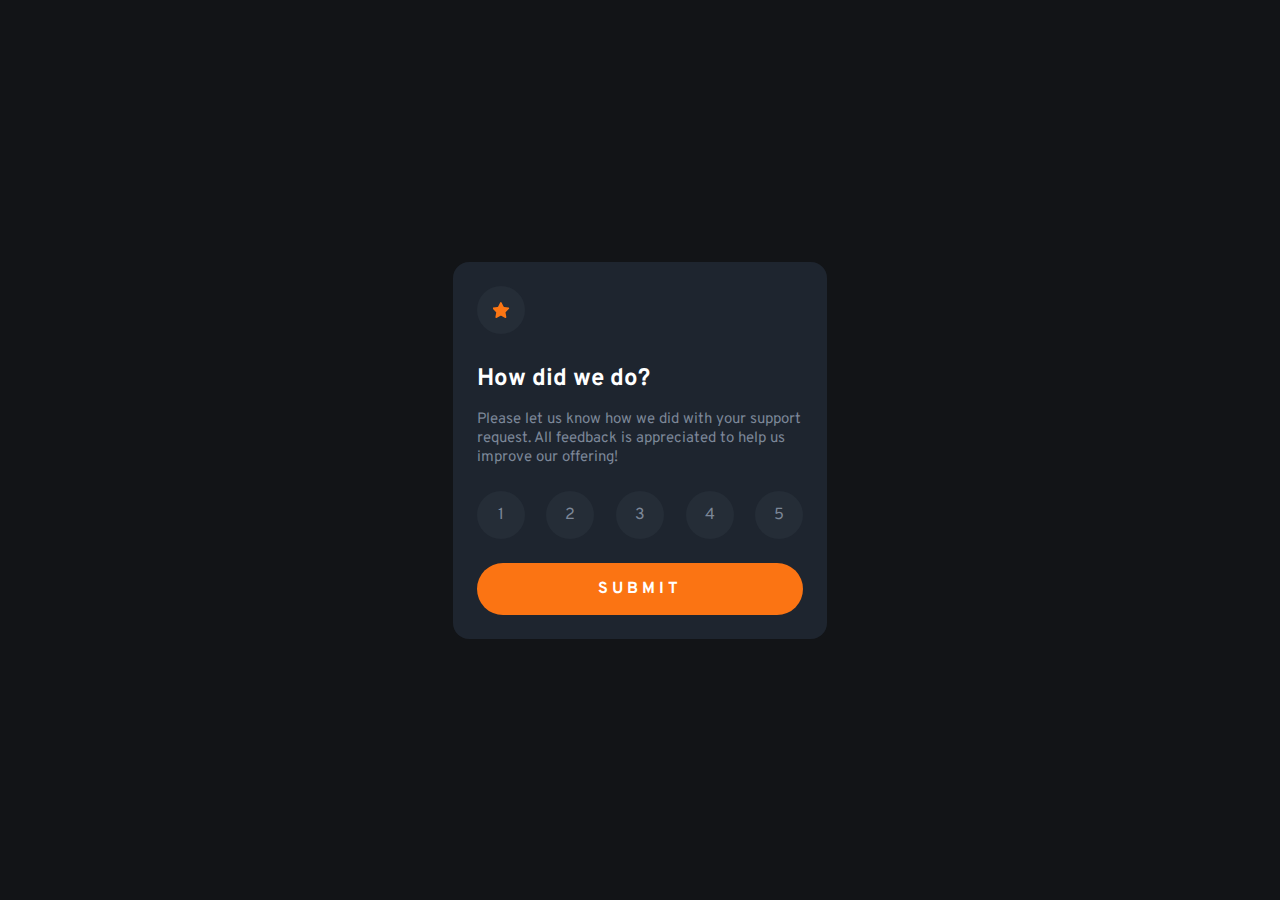
<file: 01 - Interactive Rating Component Main/index.html>
<!DOCTYPE html>
<html lang="en">
	<head>
		<meta charset="UTF-8" />
		<meta name="viewport" content="width=device-width, initial-scale=1.0" />
		<!-- displays site properly based on user's device -->

		<link
			rel="icon"
			type="image/png"
			sizes="32x32"
			href="./images/favicon-32x32.png"
		/>
		<link rel="stylesheet" href="style.css" />
		<title>Frontend Mentor | Interactive rating component</title>
	</head>
	<body>
		<div class="box" id="question">
			<div class="container">
				<button class="icon">
					<img src="images/icon-star.svg" alt="#" />
				</button>

				<div class="text">
					<h2 class="title">How did we do?</h2>
					<p class="subtitle">
						Please let us know how we did with your support request. All
						feedback is appreciated to help us improve our offering!
					</p>
				</div>
				<div class="numbers">
					<a href="#" class="number">1</a>
					<a href="#" class="number">2</a>
					<a href="#" class="number">3</a>
					<a href="#" class="number">4</a>
					<a href="#" class="number">5</a>
				</div>

				<a href="#" class="btn">Submit</a>
			</div>
		</div>
		<div class="box result" id="results">
			<div class="container">
				<img class="img-2" src="images/illustration-thank-you.svg" alt="#" />
				<div class="score">You selected <span id="star"></span> out of 5</div>
				<div class="text">
					<h2 class="title">Thank you</h2>
					<p class="subtitle">
						We appreciate you taking the time to give a rating. If you ever need
						more support, don’t hesitate to get in touch!
					</p>
				</div>
			</div>
		</div>
		<script src="script.js"></script>
	</body>
</html>
</file>
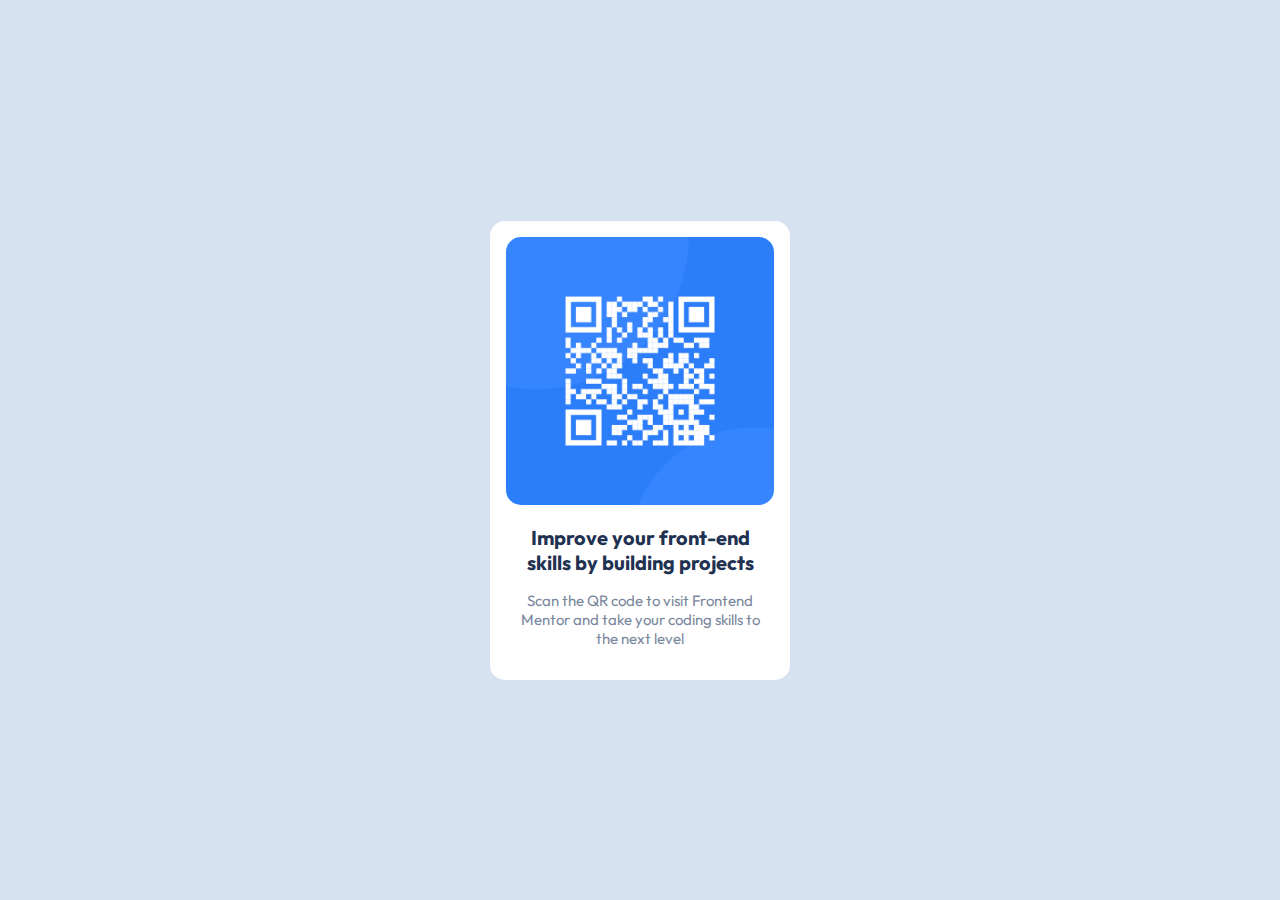
<file: 02 - QR Code Component Main/index.html>
<!DOCTYPE html>
<html lang="en">
	<head>
		<meta charset="UTF-8" />
		<meta name="viewport" content="width=device-width, initial-scale=1.0" />
		<!-- displays site properly based on user's device -->

		<link
			rel="icon"
			type="image/png"
			sizes="32x32"
			href="./images/favicon-32x32.png"
		/>
		<link rel="stylesheet" href="style.css" />
		<title>Frontend Mentor | QR code component</title>
	</head>
	<body>
		<div class="container">
			<img src="images/image-qr-code.png" alt="" />
			<div class="text">
				<h3 class="title">
					Improve your front-end skills by building projects
				</h3>
				<div class="subtitle">
					Scan the QR code to visit Frontend Mentor and take your coding skills
					to the next level
				</div>
			</div>
		</div>
	</body>
</html>
</file>
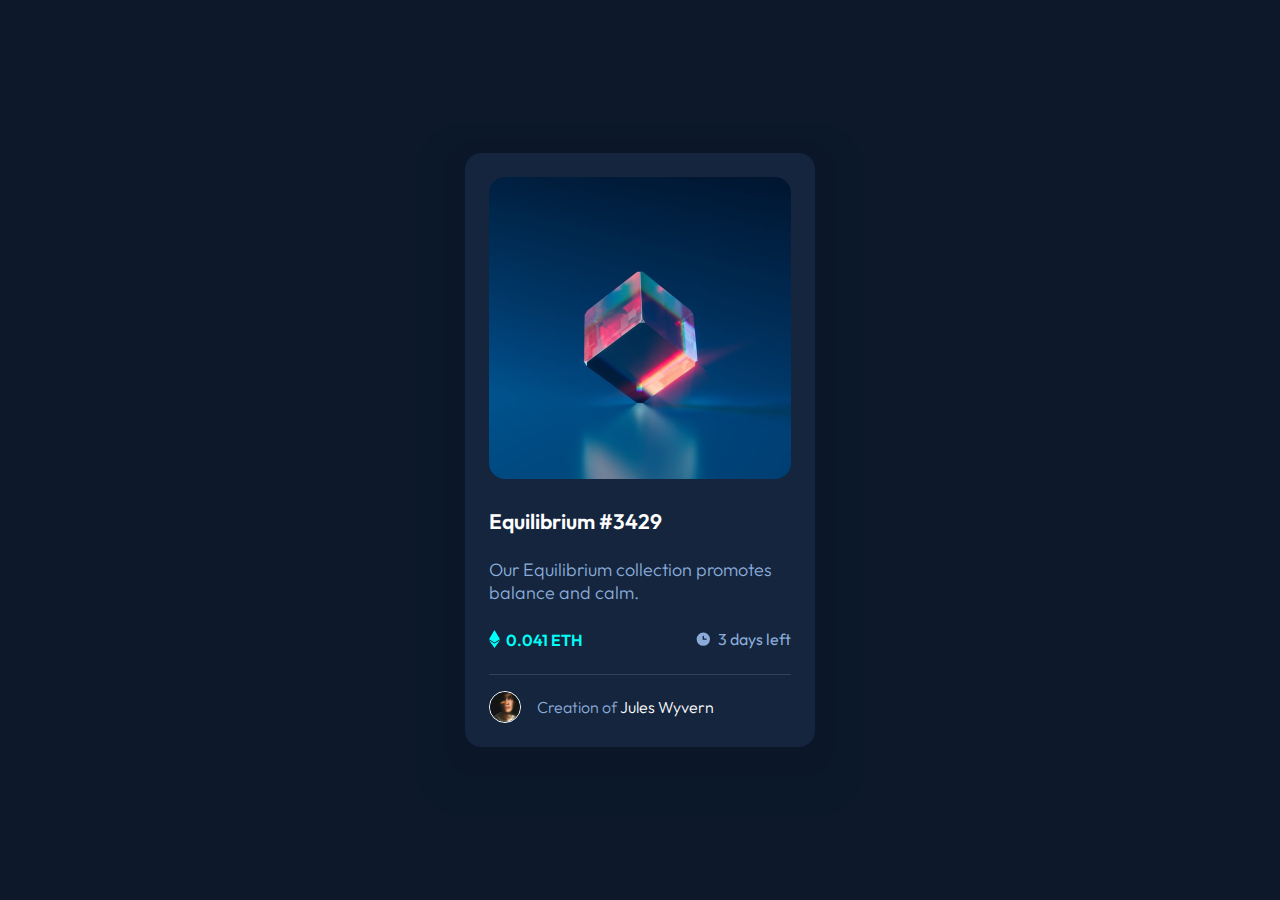
<file: 03 - NFT Preview Card/index.html>
<!DOCTYPE html>
<html lang="en">
	<head>
		<meta charset="UTF-8" />
		<meta name="viewport" content="width=device-width, initial-scale=1.0" />
		<!-- displays site properly based on user's device -->

		<link
			rel="icon"
			type="image/png"
			sizes="32x32"
			href="./images/favicon-32x32.png"
		/>
		<link rel="stylesheet" href="style.css" />
		<title>Frontend Mentor | NFT preview card component</title>
	</head>
	<body>
		<div class="container">
			<div class="pics">
				<img src="images/image-equilibrium.jpg" alt="ethereum" class="pic1" />
				<div class="wrapper">
					<img src="images/icon-view.svg" alt="" class="pic2" />
				</div>
			</div>
			<div class="main">
				<h3 class="title">Equilibrium #3429</h3>
				<p class="subtitle">
					Our Equilibrium collection promotes balance and calm.
				</p>
				<div class="info">
					<div class="value">
						<img src="images/icon-ethereum.svg" alt="ethereum" />
						0.041 ETH
					</div>
					<div class="time">
						<img src="images/icon-clock.svg" alt="clock" />
						3 days left
					</div>
				</div>
			</div>
			<div class="footer">
				<img src="images/image-avatar.png" alt="avatar" />
				<p>Creation of <span>Jules Wyvern</span></p>
			</div>
		</div>
	</body>
</html>
</file>
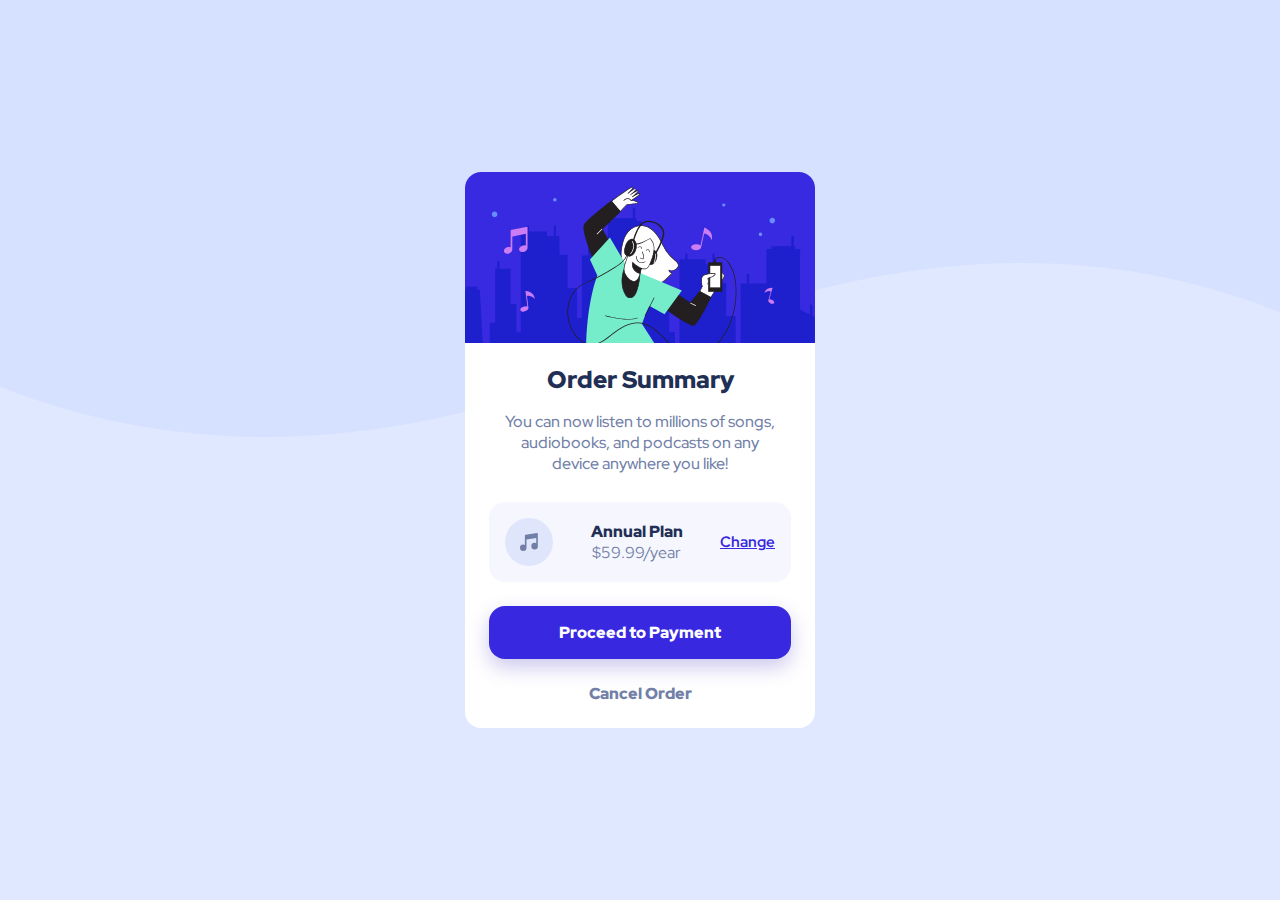
<file: 04 - Order Summary/index.html>
<!DOCTYPE html>
<html lang="en">
	<head>
		<meta charset="UTF-8" />
		<meta name="viewport" content="width=device-width, initial-scale=1.0" />
		<!-- displays site properly based on user's device -->

		<link
			rel="icon"
			type="image/png"
			sizes="32x32"
			href="./images/favicon-32x32.png"
		/>
		<link rel="stylesheet" href="style.css" />
		<title>Frontend Mentor | Order summary card</title>
	</head>
	<body>
		<!-- <img src="images/pattern-background-mobile.svg" alt="background" /> -->
		<div class="container">
			<img src="images/illustration-hero.svg" alt="hero" />
			<div class="main">
				<div class="text">
					<h3 class="title">Order Summary</h3>
					<p class="subtitle">
						You can now listen to millions of songs, audiobooks, and podcasts on
						any device anywhere you like!
					</p>
				</div>
				<div class="plan">
					<img src="images/icon-music.svg" alt="" />
					<div class="annual-plan">
						<span class="plan-plan">Annual Plan</span>
						<span class="price">$59.99/year</span>
					</div>
					<a href="#" class="change">Change</a>
				</div>
				<a href="#" class="btn">Proceed to Payment</a>
				<a href="#" class="cancel">Cancel Order</a>
			</div>
		</div>
	</body>
</html>
</file>
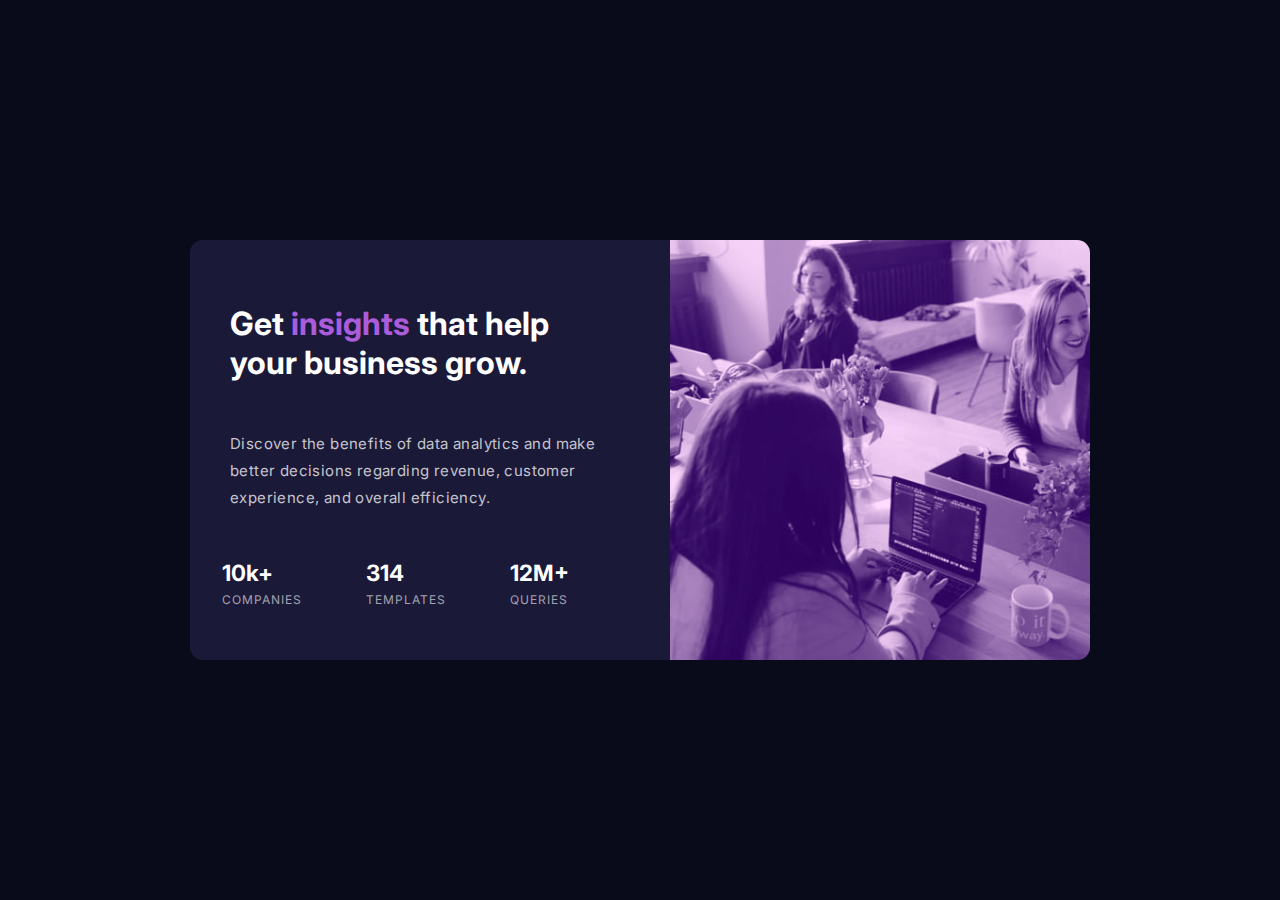
<file: 05 - Stats Preview Card/index.html>
<!DOCTYPE html>
<html lang="en">
	<head>
		<meta charset="UTF-8" />
		<meta name="viewport" content="width=device-width, initial-scale=1.0" />
		<!-- displays site properly based on user's device -->

		<link
			rel="icon"
			type="image/png"
			sizes="32x32"
			href="./images/favicon-32x32.png"
		/>
		<link rel="stylesheet" href="style.css" />
		<title>Frontend Mentor | Stats preview card component</title>
	</head>
	<body>
		<div class="container">
			<div class="img-wrapper"></div>

			<div class="main">
				<div class="text">
					<h2 class="title">
						Get <span>insights</span> that help your business grow.
					</h2>
					<p class="subtitle">
						Discover the benefits of data analytics and make better decisions
						regarding revenue, customer experience, and overall efficiency.
					</p>
				</div>
				<div class="info">
					<div class="number">
						<h2>10k+</h2>
						<p>companies</p>
					</div>
					<div class="number">
						<h2>314</h2>
						<p>templates</p>
					</div>
					<div class="number">
						<h2>12M+</h2>
						<p>queries</p>
					</div>
				</div>
			</div>
		</div>
	</body>
</html>
</file>
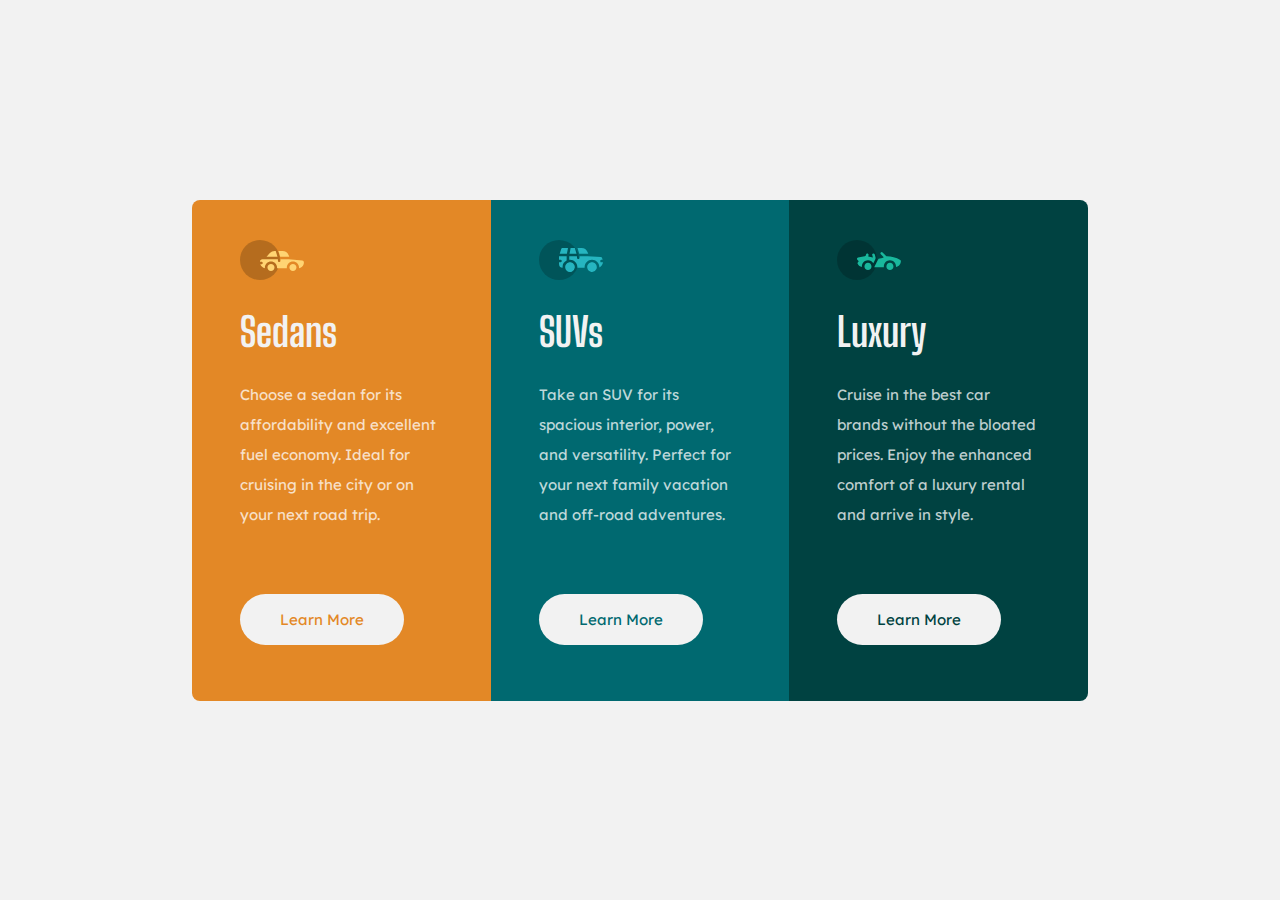
<file: 06 - 3 Column Preview Card/index.html>
<!DOCTYPE html>
<html lang="en">
	<head>
		<meta charset="UTF-8" />
		<meta name="viewport" content="width=device-width, initial-scale=1.0" />
		<!-- displays site properly based on user's device -->

		<link
			rel="icon"
			type="image/png"
			sizes="32x32"
			href="./images/favicon-32x32.png"
		/>
		<link rel="stylesheet" href="style.css" />
		<title>Frontend Mentor | 3-column preview card component</title>
	</head>
	<body>
		<div class="container">
			<div class="card card-1">
				<div class="icon">
					<img src="images/icon-sedans.svg" alt="Sedans" />
				</div>
				<div class="text">
					<h2 class="title">Sedans</h2>
					<p class="subtitle">
						Choose a sedan for its affordability and excellent fuel economy.
						Ideal for cruising in the city or on your next road trip.
					</p>
				</div>
				<a class="btn" href="#">Learn More</a>
			</div>
			<div class="card card-2">
				<div class="icon">
					<img src="images/icon-suvs.svg" alt="Suvs" />
				</div>
				<div class="text">
					<h2 class="title">SUVs</h2>
					<p class="subtitle">
						Take an SUV for its spacious interior, power, and versatility.
						Perfect for your next family vacation and off-road adventures.
					</p>
				</div>
				<a class="btn" href="#">Learn More</a>
			</div>
			<div class="card card-3">
				<div class="icon">
					<img src="images/icon-luxury.svg" alt="Luxury" />
				</div>
				<div class="text">
					<h2 class="title">Luxury</h2>
					<p class="subtitle">
						Cruise in the best car brands without the bloated prices. Enjoy the
						enhanced comfort of a luxury rental and arrive in style.
					</p>
				</div>
				<a class="btn" href="#">Learn More</a>
			</div>
		</div>
	</body>
</html>
</file>
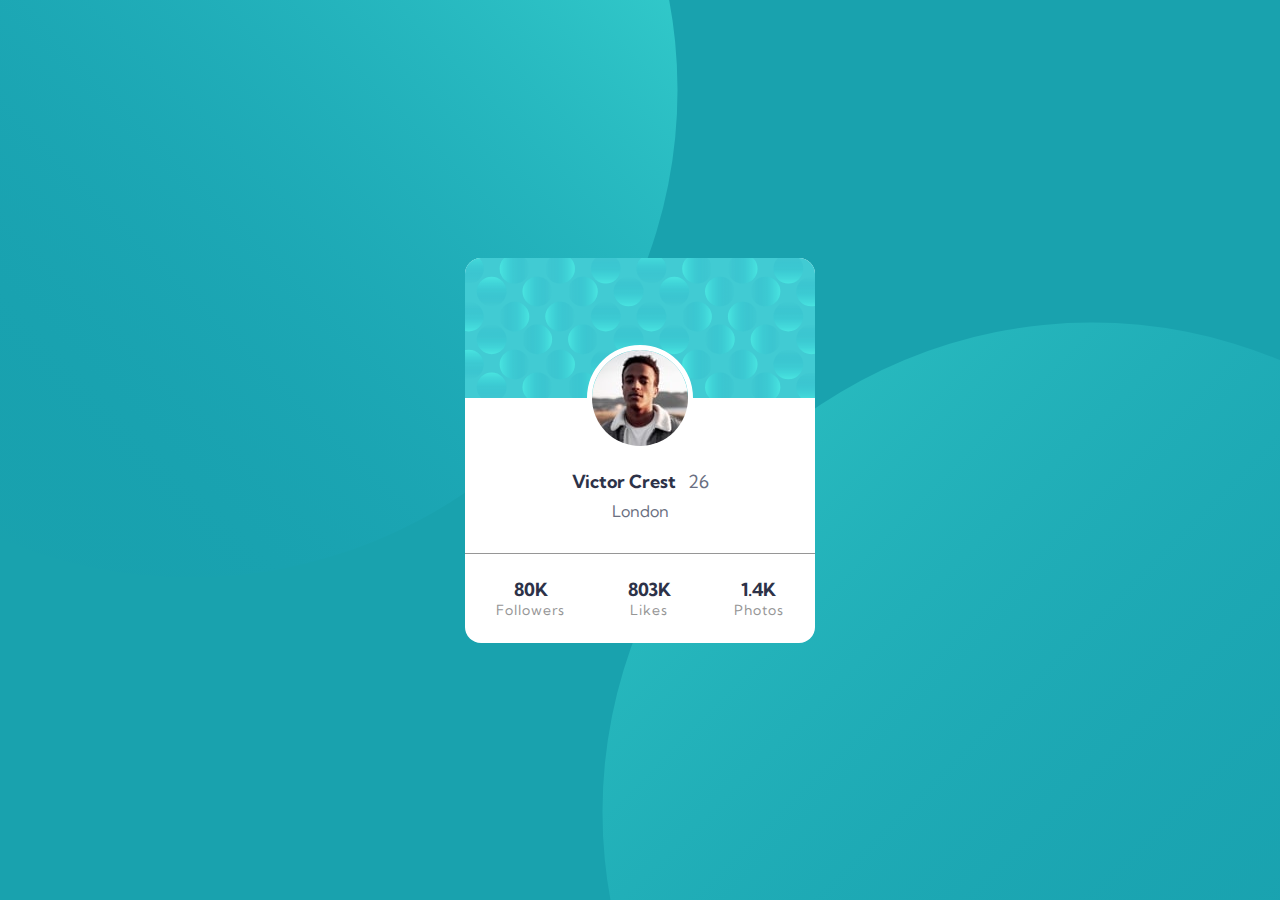
<file: 07 - Profile Card/index.html>
<!DOCTYPE html>
<html lang="en">
	<head>
		<meta charset="UTF-8" />
		<meta name="viewport" content="width=device-width, initial-scale=1.0" />
		<!-- displays site properly based on user's device -->

		<link
			rel="icon"
			type="image/png"
			sizes="32x32"
			href="./images/favicon-32x32.png"
		/>
		<link rel="stylesheet" href="style.css" />
		<title>Frontend Mentor | Profile card component</title>
	</head>
	<body>
		<!-- <img src="images/bg-pattern-top.svg" alt="" class="bg-top" />
		<img src="images/bg-pattern-bottom.svg" alt="" class="bg-bottom" /> -->
		<div class="card">
			<div class="hero">
				<img
					src="images/bg-pattern-card.svg"
					alt="Card pattern"
					class="pattern"
				/>
				<img src="images/image-victor.jpg" alt="Image Viktor" class="icon" />
			</div>
			<div class="main">
				<div class="name">Victor Crest</div>
				<span>26</span>
				<div class="city">London</div>
			</div>
			<div class="footer">
				<div class="info">
					<div class="number">80K</div>
					<div class="subtitle">Followers</div>
				</div>
				<div class="info">
					<div class="number">803K</div>
					<div class="subtitle">Likes</div>
				</div>
				<div class="info">
					<div class="number">1.4K</div>
					<div class="subtitle">Photos</div>
				</div>
			</div>
		</div>
	</body>
</html>
</file>
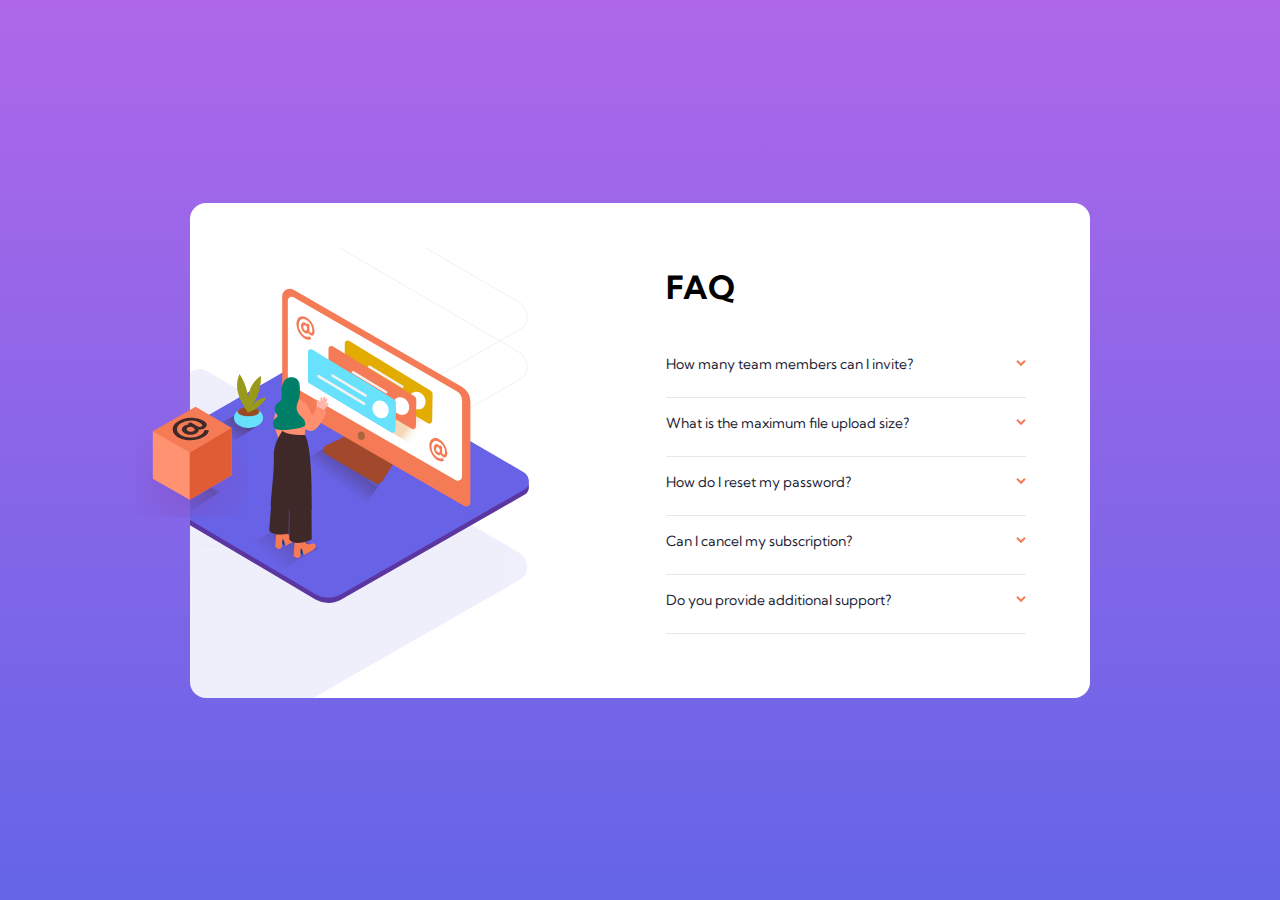
<file: 08 - Faq Accordion/index.html>
<!DOCTYPE html>
<html lang="en">
	<head>
		<meta charset="UTF-8" />
		<meta name="viewport" content="width=device-width, initial-scale=1.0" />
		<!-- displays site properly based on user's device -->

		<link
			rel="icon"
			type="image/png"
			sizes="32x32"
			href="./images/favicon-32x32.png"
		/>
		<link rel="stylesheet" href="style.css" />
		<title>Frontend Mentor | FAQ Accordion Card</title>
	</head>
	<body>
		<div class="container">
			<div class="card">
				<div class="img-box">
					<div class="box-box"></div>
				</div>

				<div class="accordion">
					<h1>FAQ</h1>
					<div class="accordion-item">
						<div class="accordion-title">
							<p>How many team members can I invite?</p>
							<img src="images/icon-arrow-down.svg" alt="" class="arrow" />
						</div>
						<div class="accordion-subtitle">
							You can invite up to 2 additional users on the Free plan. There is
							no limit on team members for the Premium plan.
						</div>
					</div>
					<div class="accordion-item">
						<div class="accordion-title">
							<p>What is the maximum file upload size?</p>
							<img src="images/icon-arrow-down.svg" alt="" class="arrow" />
						</div>
						<div class="accordion-subtitle">
							No more than 2GB. All files in your account must fit your allotted
							storage space.
						</div>
					</div>
					<div class="accordion-item">
						<div class="accordion-title">
							<p>How do I reset my password?</p>
							<img src="images/icon-arrow-down.svg" alt="" class="arrow" />
						</div>
						<div class="accordion-subtitle">
							Click “Forgot password” from the login page or “Change password”
							from your profile page. A reset link will be emailed to you.
						</div>
					</div>
					<div class="accordion-item">
						<div class="accordion-title">
							<p>Can I cancel my subscription?</p>
							<img src="images/icon-arrow-down.svg" class="arrow" alt="" />
						</div>
						<div class="accordion-subtitle">
							Yes! Send us a message and we’ll process your request no questions
							asked.
						</div>
					</div>
					<div class="accordion-item">
						<div class="accordion-title">
							<p>Do you provide additional support?</p>
							<img src="images/icon-arrow-down.svg" class="arrow" alt="" />
						</div>
						<div class="accordion-subtitle">
							Chat and email support is available 24/7. Phone lines are open
							during normal business hours..
						</div>
					</div>
				</div>
			</div>
		</div>

		<script src="app.js"></script>
	</body>
</html>
</file>
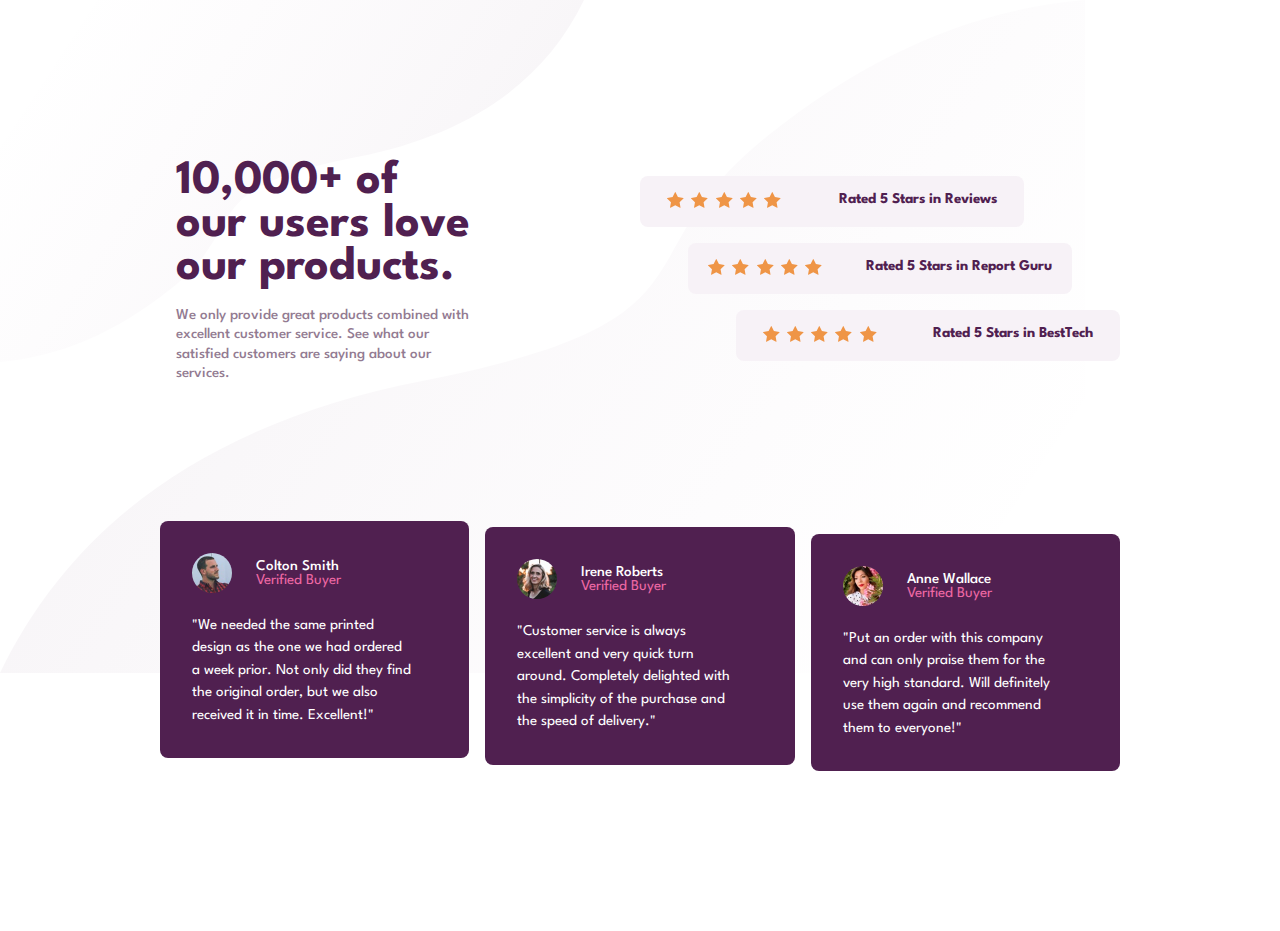
<file: 09 - Social Proof Section Master/index.html>
<!DOCTYPE html>
<html lang="en">
	<head>
		<meta charset="UTF-8" />
		<meta name="viewport" content="width=device-width, initial-scale=1.0" />
		<!-- displays site properly based on user's device -->

		<link
			rel="icon"
			type="image/png"
			sizes="32x32"
			href="./images/favicon-32x32.png"
		/>
		<link rel="stylesheet" href="style.css" />
		<title>Frontend Mentor | Social proof section</title>
	</head>
	<body>
		<div class="container">
			<div class="hero">
				<h1 class="hero--title">10,000+ of our users love our products.</h1>
				<p class="hero--subtitle">
					We only provide great products combined with excellent customer
					service. See what our satisfied customers are saying about our
					services.
				</p>
			</div>
			<div class="rating">
				<div class="rating--item">
					<div class="rating--icon">
						<img src="images/icon-star.svg" alt="" />
						<img src="images/icon-star.svg" alt="" />
						<img src="images/icon-star.svg" alt="" />
						<img src="images/icon-star.svg" alt="" />
						<img src="images/icon-star.svg" alt="" />
					</div>
					<div class="rating--text">Rated 5 Stars in Reviews</div>
				</div>
				<div class="rating--item">
					<div class="rating--icon">
						<img src="images/icon-star.svg" alt="" />
						<img src="images/icon-star.svg" alt="" />
						<img src="images/icon-star.svg" alt="" />
						<img src="images/icon-star.svg" alt="" />
						<img src="images/icon-star.svg" alt="" />
					</div>
					<div class="rating--text">Rated 5 Stars in Report Guru</div>
				</div>
				<div class="rating--item">
					<div class="rating--icon">
						<img src="images/icon-star.svg" alt="" />
						<img src="images/icon-star.svg" alt="" />
						<img src="images/icon-star.svg" alt="" />
						<img src="images/icon-star.svg" alt="" />
						<img src="images/icon-star.svg" alt="" />
					</div>
					<div class="rating--text">Rated 5 Stars in BestTech</div>
				</div>
			</div>
			<div class="cards">
				<div class="card">
					<div class="card-header">
						<img src="images/image-colton.jpg" alt="" />
						<div class="card-header--text">
							<p class="card-header--title">Colton Smith</p>
							<p class="card-header--subtitle">Verified Buyer</p>
						</div>
					</div>
					<p class="card--text">
						"We needed the same printed design as the one we had ordered a week
						prior. Not only did they find the original order, but we also
						received it in time. Excellent!"
					</p>
				</div>
				<div class="card">
					<div class="card-header">
						<img src="images/image-irene.jpg" alt="" />
						<div class="card-header--text">
							<p class="card-header--title">Irene Roberts</p>
							<p class="card-header--subtitle">Verified Buyer</p>
						</div>
					</div>
					<p class="card--text">
						"Customer service is always excellent and very quick turn around.
						Completely delighted with the simplicity of the purchase and the
						speed of delivery."
					</p>
				</div>
				<div class="card">
					<div class="card-header">
						<img src="images/image-anne.jpg" alt="" />
						<div class="card-header--text">
							<p class="card-header--title">Anne Wallace</p>
							<p class="card-header--subtitle">Verified Buyer</p>
						</div>
					</div>
					<p class="card--text">
						"Put an order with this company and can only praise them for the
						very high standard. Will definitely use them again and recommend
						them to everyone!"
					</p>
				</div>
			</div>
		</div>
	</body>
</html>
</file>
<file: 01 - Interactive Rating Component Main/style.css>
@import url('https://fonts.googleapis.com/css2?family=Overpass:wght@400;700&display=swap');

* {
	box-sizing: border-box;
	margin: 0;
	padding: 0;
	font-family: 'Overpass', sans-serif;
}

body {
	background-color: hsl(216, 12%, 8%);
	display: flex;
	justify-content: center;
	align-items: center;
	min-height: 100vh;
}

.box {
	background-color: hsl(215, 22%, 15%);
	width: 23.4rem;
	border-radius: 1rem;
}

.container {
	padding: 1.5rem;
}

.icon {
	background-color: hsl(213, 19%, 18%);
	outline: none;
	border: none;
	border-radius: 50%;
	width: 3rem;
	height: 3rem;
	position: relative;
}

.icon img {
	position: absolute;
	top: 50%;
	left: 50%;
	transform: translate(-50%, -50%);
}

.text {
	margin-block: 1.5rem;
}

.title {
	color: hsl(0 0% 100%);
	margin-bottom: 1rem;
	font-weight: 700;
}

.subtitle {
	color: hsl(216, 12%, 54%);
	font-size: 15px;
}

.numbers {
	display: flex;
	justify-content: space-between;
}

.number {
	display: inline-block;
	height: 3rem;
	width: 3rem;
	text-decoration: none;
	color: hsl(216, 12%, 54%);
	background-color: hsl(213, 19%, 18%);
	display: flex;
	justify-content: center;
	align-items: center;
	border-radius: 50%;
}

.number:hover {
	background-color: hsl(217, 12%, 63%);
	color: hsl(0 0% 100%);
}

.number:focus {
	background-color: hsl(25, 97%, 53%);
	color: hsl(0 0% 100%);
}

.btn {
	display: block;
	text-decoration: none;
	outline: none;
	color: hsl(0 0% 100%);
	text-transform: uppercase;
	text-align: center;
	letter-spacing: 4px;
	font-weight: 700;
	background-color: hsl(25, 97%, 53%);
	border-radius: 100px;
	padding: 1em 5em;
	margin-top: 1.5rem;
	cursor: pointer;
}

.btn:active {
	background-color: hsl(0 0% 100%);
	color: hsl(25, 97%, 53%);
	transform: scale(0.98);
}

.result {
	text-align: center;
	display: none;
}

.img-2 {
	display: block;
	margin: 0 auto;
}

.score {
	display: inline-block;
	margin-top: 1.5rem;
	background-color: hsl(213, 19%, 18%);
	border-radius: 100px;
	color: hsl(25, 97%, 53%);
	font-size: 15px;
	padding: 0.3rem 0.75rem;
}
</file>
<file: 02 - QR Code Component Main/style.css>
@import url('https://fonts.googleapis.com/css2?family=Outfit:wght@400;700&display=swap');

* {
	box-sizing: border-box;
	margin: 0;
	padding: 0;
}

body {
	font-family: 'Outfit', sans-serif;
	display: flex;
	justify-content: center;
	align-items: center;
	min-height: 100vh;
	background-color: hsl(212, 45%, 89%);
	font-size: 15px;
}

.container {
	width: 300px;
	background-color: hsl(0, 0%, 100%);
	border-radius: 15px;
	padding: 1rem;
	text-align: center;
}

img {
	width: 100%;
	border-radius: 15px;
}

.text {
	margin: 1rem auto;
	width: 95%;
}

.title {
	margin-bottom: 1rem;
	color: hsl(218, 44%, 22%);
	font-size: 20px;
}

.subtitle {
	color: hsl(220, 15%, 55%);
}
</file>
<file: 03 - NFT Preview Card/style.css>
@import url('https://fonts.googleapis.com/css2?family=Outfit:wght@300;400;600&display=swap');

* {
	box-sizing: border-box;
	margin: 0;
	padding: 0;
}

body {
	font-family: 'Outfit', sans-serif;
	font-size: 18px;
	background-color: hsl(217, 54%, 11%);
	display: flex;
	justify-content: center;
	align-items: center;
	min-height: 100vh;
}

img {
	max-width: 100%;
	border-radius: 1rem;
}

.container {
	max-width: 350px;
	padding: 1.5rem;
	background-color: hsl(216, 50%, 16%);
	border-radius: 1rem;
	box-shadow: 0 8px 0 22px hsl(217, 55%, 10%, 0.8),
		0 20px 0 50px hsl(217, 55%, 10%, 0.4);
}

.pics {
	position: relative;
	cursor: pointer;
}

.wrapper {
	position: absolute;
	top: 50%;
	left: 50%;
	transform: translate(-50%, -50%);
	background-color: hsl(178, 100%, 50%, 0.5);
	height: 100%;
	width: 100%;
	display: none;
	justify-content: center;
	align-items: center;
	border-radius: 1rem;
}

.pic1:active + .wrapper {
	display: flex;
}

.main {
	margin-block: 1.5rem 1rem;
	border-bottom: 0.5px solid hsl(215, 32%, 27%);
}

.title {
	color: hsl(0, 0%, 100%);
	font-weight: 600;
	cursor: pointer;
}

.title:active {
	color: hsl(178, 100%, 50%);
}

.subtitle {
	margin-block: 1.5rem;
	color: hsl(215, 51%, 70%);
	font-weight: 300;
}

.info {
	display: flex;
	justify-content: space-between;
	font-weight: 400;
	font-size: 16px;
	margin-bottom: 1.5rem;
}

.info img {
	position: relative;
	top: 50%;
	transform: translateY(-50%);
	margin-right: 3px;
}

.value {
	color: hsl(178, 100%, 50%);
	font-weight: 600;
}

.time {
	color: hsl(215, 51%, 70%);
}

.footer {
	display: flex;
	align-items: center;
}

.footer img {
	border: 1px solid hsl(0, 0%, 100%);
	border-radius: 50%;
	max-width: 2rem;
	margin-right: 1rem;
}

.footer p {
	color: hsl(215, 51%, 70%);
	font-weight: 300;
	font-size: 1rem;
}

.footer span {
	color: hsl(0, 0%, 100%);
	cursor: pointer;
}

.footer span:active {
	color: hsl(178, 100%, 50%);
}
</file>
<file: 04 - Order Summary/style.css>
@import url('https://fonts.googleapis.com/css2?family=Red+Hat+Display:wght@500;700;900&display=swap');

* {
	box-sizing: border-box;
	margin: 0;
	padding: 0;
}

body {
	font-family: 'Red Hat Display', sans-serif;
	font-size: 16px;
	display: flex;
	justify-content: center;
	align-items: center;
	min-height: 100vh;
	background: url(images/pattern-background-mobile.svg);
	background-repeat: no-repeat;
	background-position: center top;
	background-color: hsl(225, 100%, 94%);
}

img {
	max-width: 100%;
	border-top-left-radius: 1rem;
	border-top-right-radius: 1rem;
}

.main {
	padding: 0rem 1.5rem 1rem 1.5rem;
}

.container {
	width: 350px;
	border-radius: 1rem;
	text-align: center;
	background-color: white;
}

.text {
	padding: 1rem 1rem 0.8rem;
}

.title {
	font-weight: 900;
	font-size: 1.5rem;
	color: hsl(223, 47%, 23%);
}

.subtitle {
	color: hsl(224, 23%, 55%);
	font-weight: 500;
	margin-block: 1rem;
}

.plan {
	display: flex;
	justify-content: space-between;
	align-items: center;
	background-color: hsl(230, 75%, 98%);
	padding: 1rem;
	border-radius: 1rem;
}

.annual-plan {
	display: flex;
	flex-direction: column;
}

.plan-plan {
	color: hsl(223, 47%, 23%);
	font-weight: 900;
}

.price {
	color: hsl(224, 23%, 55%);
}

.change {
	font-weight: 700;
	font-size: 15px;
	color: hsl(245, 75%, 52%);
}

.change:active {
	text-decoration: none;
	color: hsl(245, 83%, 68%);
}

.btn {
	display: block;
	text-decoration: none;
	font-weight: 900;
	color: white;
	background-color: hsl(245, 75%, 52%);
	border-radius: 1rem;
	padding: 1rem 2rem;
	cursor: pointer;
	box-shadow: 0 0.5rem 20px 0px hsl(245, 50%, 52%, 0.3);
	margin-block: 1.5rem;
}

.btn:active {
	background-color: hsl(245, 83%, 68%);
}

.cancel {
	display: block;
	font-weight: 900;
	text-decoration: none;
	margin-block: 0.5rem;
	color: hsl(224, 23%, 55%);
}

.cancel:active {
	color: hsl(223, 47%, 23%);
}

@media (min-width: 400px) {
	body {
		background: url(images/pattern-background-desktop.svg);
		background-repeat: no-repeat;
		background-position: center top;
		background-color: hsl(225, 100%, 94%);
	}
}

@media (min-width: 1440px) {
	body {
		background: url(images/pattern-background-desktop.svg);
		background-repeat: repeat-x;
		background-position: center top;
		background-color: hsl(225, 100%, 94%);
	}
}
</file>
<file: 05 - Stats Preview Card/style.css>
@import url('https://fonts.googleapis.com/css2?family=Inter:wght@400;700&family=Lexend+Deca&display=swap');

* {
	box-sizing: border-box;
	margin: 0;
	padding: 0;
}

body {
	display: flex;
	justify-content: center;
	align-items: center;
	min-height: 100vh;
	background-color: hsl(233, 47%, 7%);
	font-family: 'Inter', sans-serif;
	font-size: 15px;
}

.img-wrapper {
	background-image: url('images/image-header-mobile.jpg');
	padding: 140px;
	background-size: cover;
	background-repeat: no-repeat;
	border-top-right-radius: 0.8rem;
	border-top-left-radius: 0.8rem;
	background-blend-mode: overlay;
	background-color: hsla(277, 64%, 61%, 0.5);
}

.container {
	max-width: 350px;
	background-color: hsl(244, 38%, 16%);
	border-radius: 0.8rem;
}

.main {
	padding: 1.5rem 2rem;
	text-align: center;
}

.text {
	padding: 0.5rem;
}

.title {
	color: hsl(0, 0%, 100%);
	font-size: 26px;
}

.title span {
	color: hsl(277, 64%, 61%);
}

.subtitle {
	color: hsla(0, 0%, 100%, 0.75);
	padding-block: 1.5rem;
	line-height: 1.8;
	letter-spacing: 0.4px;
}

.info {
	display: flex;
	flex-direction: column;
	gap: 2rem;
}

.number h2 {
	color: hsl(0, 0%, 100%);
	font-weight: 700;
	margin-bottom: 0.4rem;
}

.number p {
	color: hsla(0, 0%, 100%, 0.6);
	text-transform: uppercase;
	font-size: 12px;
	letter-spacing: 1px;
}

@media (min-width: 992px) {
	.container {
		display: flex;
		width: 80%;
		max-width: 900px;
	}

	.main {
		text-align: left;
	}

	.img-wrapper {
		background-image: url('images/image-header-desktop.jpg');
		background-size: cover;
		background-repeat: no-repeat;
		border-top-right-radius: 0.8rem;
		border-top-left-radius: 0;
		border-bottom-right-radius: 0.8rem;
		padding: 210px;
		order: 2;
		background-blend-mode: overlay;
		background-color: hsla(277, 64%, 61%, 0.5);
	}

	.text {
		margin-top: 2rem;
		padding-right: 2rem;
	}

	.title {
		font-size: 2rem;
	}

	.subtitle {
		margin-top: 1.5rem;
	}

	.info {
		flex-direction: row;
		gap: 4rem;
		margin-top: 1rem;
	}
}
</file>
<file: 06 - 3 Column Preview Card/style.css>
@import url('https://fonts.googleapis.com/css2?family=Big+Shoulders+Display:wght@700&family=Lexend+Deca&display=swap');

* {
	box-sizing: border-box;
	margin: 0;
	padding: 0;
}

body {
	font-family: 'Lexend Deca', sans-serif;
	font-size: 15px;
	display: flex;
	justify-content: center;
	align-items: center;
	min-height: 100vh;
	background-color: hsl(0, 0%, 95%);
}

.container {
	width: 90%;
	max-width: 396px;
}

.card {
	padding: 2.5rem 3rem;
}

.card-1 {
	background-color: hsl(31, 77%, 52%);
	border-top-left-radius: 0.5rem;
	border-top-right-radius: 0.5rem;
}

.card-2 {
	background-color: hsl(184, 100%, 22%);
}

.card-3 {
	background-color: hsl(179, 100%, 13%);
	border-bottom-left-radius: 0.5rem;
	border-bottom-right-radius: 0.5rem;
}

.icon {
	margin-bottom: 1.5rem;
}

.text .title {
	font-family: 'Big Shoulders Display', sans-serif;
	font-size: 2.5rem;
	color: hsl(0, 0%, 95%);
}

.subtitle {
	color: hsla(0, 0%, 100%, 0.75);
	line-height: 2;
	margin-top: 1.5rem;
	max-width: 300px;
}

.btn {
	display: inline-block;
	text-decoration: none;
	outline: none;
	background-color: hsl(0, 0%, 95%);
	border-radius: 50px;
	padding: 1rem 2.5rem;
	margin-block: 2rem 1rem;
	cursor: pointer;
}

.card-1 a {
	color: hsl(31, 77%, 52%);
}

.card-2 a {
	color: hsl(184, 100%, 22%);
}

.card-3 a {
	color: hsl(179, 100%, 13%);
}

.btn:active {
	color: hsl(0, 0%, 95%);
	outline: 2px solid hsl(0, 0%, 95%);
}

.card-1 .btn:active {
	background-color: hsl(31, 77%, 52%);
}

.card-2 .btn:active {
	background-color: hsl(184, 100%, 22%);
}

.card-3 .btn:active {
	background-color: hsl(179, 100%, 13%);
}

@media (min-width: 1110px) {
	.container {
		display: flex;
		justify-content: center;
		max-width: 70%;
	}

	.card-1 {
		border-top-right-radius: 0;
		border-bottom-left-radius: 0.5rem;
	}

	.card-3 {
		border-bottom-left-radius: 0;
		border-top-right-radius: 0.5rem;
	}

	.card {
		max-width: 300px;
	}

	.subtitle {
		max-width: 400px;
	}

	.btn {
		margin-top: 4rem;
	}
}
</file>
<file: 07 - Profile Card/style.css>
@import url('https://fonts.googleapis.com/css2?family=Kumbh+Sans:wght@400;700&display=swap');

* {
	box-sizing: border-box;
	margin: 0;
	padding: 0;
}

body {
	font-family: 'Kumbh Sans', sans-serif;
	font-size: 18px;
	display: flex;
	justify-content: center;
	align-items: center;
	min-height: 100vh;
	position: relative;
	background-color: hsl(185, 75%, 39%);
	background-image: url('images/bg-pattern-top.svg'),
		url('images/bg-pattern-bottom.svg');
	background-repeat: no-repeat, no-repeat;
	background-position: left -300px top -400px, right -300px bottom -400px;
}

.card {
	width: 350px;
	border-radius: 1rem;
	background-color: hsl(0, 0%, 100%);
	/* border: 1px solid red; */
}

.card img {
	max-width: 100%;
}

.hero {
	position: relative;
	height: 140px;
}

.pattern {
	border-top-left-radius: 1rem;
	border-top-right-radius: 1rem;
}

.icon {
	position: absolute;
	bottom: 0;
	left: 50%;
	transform: translate(-50%, 50%);
	border-radius: 50%;
	border: 5px solid hsl(0, 0%, 100%);
}

.main {
	text-align: center;
	padding-block: 4.5rem 2rem;
	border-bottom: 1px solid hsl(0, 0%, 59%);
}

.name {
	display: inline;
	margin-right: 0.5rem;
	font-weight: 700;
	color: hsl(229, 23%, 23%);
}

.main span {
	color: hsl(227, 10%, 46%);
}

.city {
	color: hsl(227, 10%, 46%);
	font-size: 16px;
	margin-top: 0.5rem;
}

.footer {
	display: flex;
	justify-content: space-around;
	align-items: center;
}

.info {
	text-align: center;
	padding: 1.5rem;
}

.number {
	font-weight: 700;
	color: hsl(229, 23%, 23%);
}

.subtitle {
	color: hsl(0, 0%, 59%);
	font-size: 14px;
	letter-spacing: 1px;
}
</file>
<file: 08 - Faq Accordion/style.css>
@import url('https://fonts.googleapis.com/css2?family=Kumbh+Sans:wght@400;700&display=swap');

* {
	box-sizing: border-box;
	margin: 0;
	padding: 0;
}

body {
	font-family: 'Kumbh Sans', sans-serif;
	font-size: 12px;
	font-weight: 400;
}

.container {
	display: flex;
	justify-content: center;
	align-items: center;
	height: 100vh;
	background: linear-gradient(hsl(273, 75%, 66%), hsl(240, 73%, 65%));
}

.card {
	width: 90%;
	max-width: 450px;
	background-color: hsl(0, 0%, 100%);
	border-radius: 1rem;
	padding: 1.5rem;
	position: relative;
}

.img-box {
	width: 100%;
	height: 300px;
	padding-top: 40%;
	position: relative;
	background: url('images/illustration-woman-online-mobile.svg'),
		url('images/bg-pattern-mobile.svg');
	background-repeat: no-repeat;
	background-position: 50% 50%, 50% 165px;
	background-size: 300px, 300px;
	position: relative;
	transform: translateY(-64%);
}

h1 {
	font-weight: 700;
	font-size: 2rem;
	text-align: center;
	margin-bottom: 2rem;
}

.accordion {
	margin-top: -9rem;
}

.accordion-item {
	border-bottom: 1px solid hsl(240, 5%, 91%);
	padding-block: 1rem;
}

.accordion-title {
	display: flex;
	justify-content: space-between;
	align-items: center;
	font-size: 14px;
	color: hsl(238, 29%, 16%);
	cursor: pointer;
	margin-bottom: 0.5rem;
}

.accordion-title:active {
	color: hsl(14, 88%, 65%);
	font-weight: 700;
}

.accordion-subtitle {
	max-height: 0;
	overflow: hidden;
	color: hsl(240, 6%, 50%);
	transition: max-height 0.2s linear;
}

.sub-active {
	max-height: 60px;
	transition: max-height 0.2s ease-out;
}

.active {
	transform: rotateX(180deg);
	transition: transform 0.2s ease-out;
}

@media (min-width: 992px) {
	.card {
		display: flex;
		max-width: 900px;
		padding: 0;
	}

	.img-box {
		height: 450px;
		align-self: flex-end;
		background: url('images/illustration-woman-online-desktop.svg'),
			url('images/bg-pattern-desktop.svg');
		background-repeat: no-repeat;
		background-size: 90%, 140%;
		background-position: -75px 40px, -305px -130px;
		transform: translate(0%, 0%);
	}

	.box-box {
		background: url('images/illustration-box-desktop.svg');
		position: absolute;
		width: 112px;
		height: 112px;
		background-position: 50% 0;
		background-size: 150%;
		z-index: 100;
		top: 35%;
		left: -11.7%;
	}

	.accordion {
		margin: 4rem 4rem 4rem 1rem;
	}

	h1 {
		text-align: left;
	}
}
</file>
<file: 09 - Social Proof Section Master/style.css>
@import url('https://fonts.googleapis.com/css2?family=League+Spartan:wght@400;500;700&display=swap');

* {
	box-sizing: border-box;
	margin: 0;
	padding: 0;
}

body {
	font-family: 'League Spartan', sans-serif;
	font-size: 15px;
}

.container {
	padding: 5rem 1.5rem;
}

.hero {
	text-align: center;
	padding-inline: 1rem;
	margin-bottom: 2rem;
}

.hero--title {
	font-size: 2.5rem;
	color: hsl(300, 43%, 22%);
	line-height: 0.9;
}

.hero--subtitle {
	color: hsl(303, 10%, 53%);
	font-weight: 500;
	margin-top: 1rem;
	line-height: 1.3;
}

.rating {
	margin-block: 1rem 3rem;
	width: 100%;
	text-align: center;
	display: flex;
	flex-direction: column;
	gap: 1rem;
}

.rating--item {
	background-color: hsl(300, 24%, 96%);
	padding-block: 1rem;
	border-radius: 0.5rem;
}

.rating--icon img {
	margin-right: 0.2rem;
}

.rating--text {
	color: hsl(300, 43%, 22%);
	font-weight: 700;
}

.cards {
	display: flex;
	flex-direction: column;
	gap: 1rem;
}

.card {
	background-color: hsl(300, 43%, 22%);
	border-radius: 0.5rem;
	padding: 2rem;
	width: 100%;
}

.card img {
	border-radius: 50%;
	width: 2.5rem;
}

.card-header {
	display: flex;
	align-items: center;
	gap: 1.5rem;
	margin-bottom: 1.3rem;
}

.card-header--title {
	color: hsl(0, 0%, 100%);
	font-weight: 500;
}

.card-header--subtitle {
	color: hsl(333, 80%, 67%);
}

.card--text {
	color: hsl(0, 0%, 100%);
	max-width: 90%;
}

@media (min-width: 992px) {
	.container {
		background: url('images/bg-pattern-top-desktop.svg'),
			url('images/bg-pattern-bottom-desktop.svg');
		background-repeat: no-repeat;
		padding: 10rem;
	}

	.hero {
		float: left;
		width: 35%;
		text-align: left;
	}

	.hero--title {
		font-size: 3rem;
	}

	.rating {
		float: right;
		max-width: 30rem;
		margin-bottom: 10rem;
	}

	.rating--item {
		display: flex;
		justify-content: space-around;
		width: 80%;
	}

	.rating--item:nth-of-type(1) {
		align-self: flex-start;
	}

	.rating--item:nth-of-type(2) {
		align-self: center;
	}

	.rating--item:nth-of-type(3) {
		align-self: flex-end;
	}

	.cards {
		clear: both;
		flex-direction: row;
		height: 250px;
	}

	.card:nth-of-type(1) {
		align-self: flex-start;
	}

	.card:nth-of-type(2) {
		align-self: center;
	}

	.card:nth-of-type(3) {
		align-self: flex-end;
	}

	.card--text {
		line-height: 1.5;
	}
}
</file>
